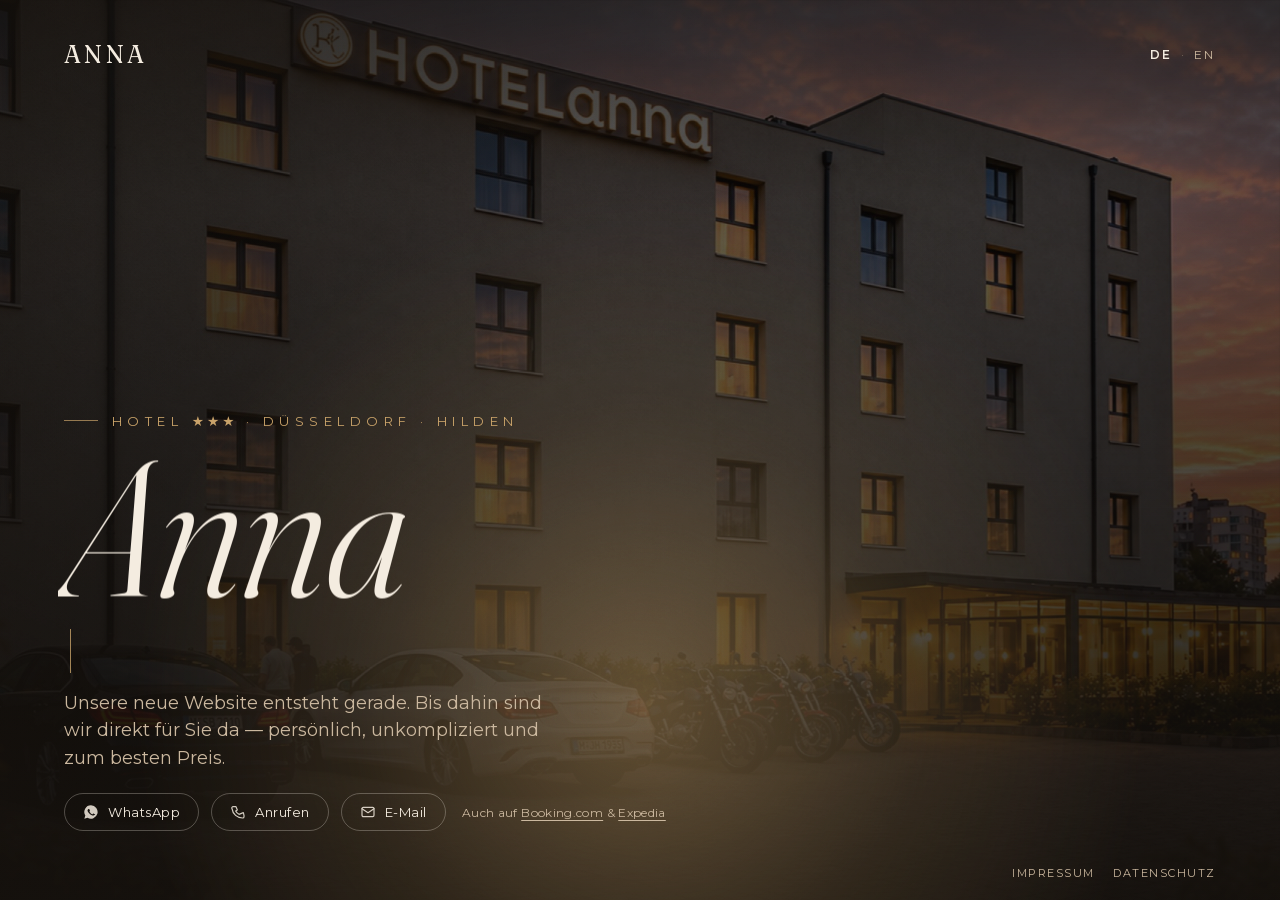
<file: index.html>
<!DOCTYPE html>
<html lang="de">
<head>
<meta charset="UTF-8" />
<meta name="viewport" content="width=device-width, initial-scale=1.0, viewport-fit=cover" />
<title>Hotel Anna · Hilden</title>

<!--
  HOTEL ANNA — AWAITING-PAGE (self-contained, eine Fullscreen-Seite, KEIN Scroll)
  ------------------------------------------------------------------------------
  Dauerhaft laufende Ambient-Animation: weicher Bild-Wechsel (Ken-Burns + Crossfade),
  driftendes warmes Licht, feiner Filmkorn. Plus Direktbuchungs-/Kontakt-Funktion.

  EURE BILDER EINSETZEN  →  unten im Markup die drei .anna-slide style="background-image:url(...)"
                            ersetzen (beliebig viele Slides möglich, einfach duplizieren).
  FARBWELT / FONTS / KONTAKT → alles oben in :root bzw. klar markiert im Markup.
-->

<!-- Fonts lokal selbst-gehostet (keine Google-Verbindung — GDPR, vgl. Datenschutz §13) -->
<link rel="stylesheet" href="fonts.css" />

<style>
  html, body { height: 100%; }
  body { margin: 0; overflow: hidden; background: #1a1410; }
  .anna, .anna * { margin: 0; padding: 0; box-sizing: border-box; }

  .anna {
    /* ——— TAUSCHBARE WERTE ——— */
    --col-ink:  #f4ece0;
    --col-dim:  #cbb89f;
    --col-gold: #c9a36a;
    --col-deep: #1a1410;
    --font-display: "Fraunces", Georgia, serif;
    --font-label:   "Montserrat", "Avenir Next", Avenir, system-ui, sans-serif;

    position: fixed; inset: 0;
    overflow: hidden;
    background: var(--col-deep);
    color: var(--col-ink);
    font-family: var(--font-label);
    isolation: isolate;
  }

  /* ——— BILD-SLIDESHOW (Crossfade + endloser Ken-Burns) ——— */
  .anna__slides { position: absolute; inset: 0; z-index: 0; }
  .anna-slide {
    position: absolute; inset: 0;
    background-size: cover; background-position: center;
    filter: brightness(0.5) saturate(1.02);
    opacity: 0; transition: opacity 2.4s ease;
    will-change: opacity, transform;
    animation: anna-ken 26s ease-in-out infinite alternate;
  }
  .anna-slide.is-active { opacity: 1; }
  .anna-slide:nth-child(2) { animation-direction: alternate-reverse; }
  .anna-slide:nth-child(3) { animation-delay: -13s; }
  .anna-slide:nth-child(4) { animation-delay: -7s; animation-direction: alternate-reverse; }
  @keyframes anna-ken {
    0%   { transform: scale(1.04) translate(0, 0); }
    100% { transform: scale(1.16) translate(-1.5%, -1.5%); }
  }

  .anna__scrim {
    position: absolute; inset: 0; z-index: 1;
    background:
      linear-gradient(180deg, rgba(20,16,12,.62) 0%, rgba(20,16,12,.24) 22%, rgba(20,16,12,.56) 58%, rgba(20,16,12,.95) 100%),
      linear-gradient(90deg, rgba(20,16,12,.58) 0%, rgba(20,16,12,.12) 48%, transparent 78%),
      radial-gradient(120% 80% at 50% 120%, rgba(201,163,106,.15), transparent 60%);
  }

  /* ——— LEBENDIGES LICHT ——— */
  .anna__glow {
    position: absolute; z-index: 2;
    width: 90vmax; height: 90vmax; left: 50%; top: 78%;
    border-radius: 50%;
    background: radial-gradient(circle, rgba(214,170,104,.40) 0%, rgba(214,170,104,.12) 35%, transparent 62%);
    transform: translate(-50%, -50%); mix-blend-mode: screen; filter: blur(8px);
    animation: anna-drift 16s ease-in-out infinite alternate; pointer-events: none;
  }
  @keyframes anna-drift {
    0%   { transform: translate(-62%, -52%) scale(1);    opacity: .9; }
    50%  { transform: translate(-42%, -46%) scale(1.12); opacity: 1;  }
    100% { transform: translate(-58%, -56%) scale(1.05); opacity: .85;}
  }

  /* ——— FILMKORN ——— */
  .anna__grain {
    position: absolute; inset: -50%; z-index: 3; width: 200%; height: 200%;
    background-image: url("data:image/svg+xml,%3Csvg xmlns='http://www.w3.org/2000/svg' width='160' height='160'%3E%3Cfilter id='n'%3E%3CfeTurbulence type='fractalNoise' baseFrequency='0.85' numOctaves='2' stitchTiles='stitch'/%3E%3C/filter%3E%3Crect width='100%25' height='100%25' filter='url(%23n)'/%3E%3C/svg%3E");
    opacity: .05; mix-blend-mode: overlay;
    animation: anna-grain 1.1s steps(4) infinite; pointer-events: none;
  }
  @keyframes anna-grain {
    0%{transform:translate(0,0)} 25%{transform:translate(-3%,2%)}
    50%{transform:translate(2%,-3%)} 75%{transform:translate(-2%,-2%)} 100%{transform:translate(2%,3%)}
  }

  /* ——— UI-GERÜST (Flex-Spalte + iOS-Safe-Areas → kein Abschneiden oben/unten) ——— */
  .anna__ui {
    position: absolute; top: 0; left: 0; right: 0; z-index: 5;
    height: 100svh;                 /* sichtbare Höhe inkl. Browserleiste → Footer wird nicht von Safari-Leiste verdeckt */
    display: flex; flex-direction: column;
    padding-top: env(safe-area-inset-top);
    padding-bottom: max(env(safe-area-inset-bottom), 6px);
  }
  .anna__body { flex: 1 1 auto; min-height: 0; display: flex; flex-direction: column; justify-content: flex-end; }

  /* ——— TOPBAR ——— */
  .anna__bar {
    flex: 0 0 auto;
    display: flex; align-items: center; justify-content: space-between;
    padding: clamp(16px, 3.4vw, 40px) clamp(20px, 5vw, 64px);
    opacity: 0; transform: translateY(-12px);
  }
  .anna__logo {
    font-family: var(--font-display); font-size: clamp(18px, 2.1vw, 24px);
    letter-spacing: .14em; text-transform: uppercase; font-weight: 400;
  }
  .anna__nav { display: flex; align-items: center; gap: clamp(16px, 2.4vw, 28px); }
  .anna__lang { display: inline-flex; align-items: center; gap: 7px; font-size: 12px; letter-spacing: .18em; }
  .anna__langbtn { background: none; border: 0; padding: 2px 1px; cursor: pointer; font: inherit; letter-spacing: inherit; color: var(--col-dim); transition: color .3s ease; }
  .anna__langbtn.is-on { color: var(--col-ink); font-weight: 600; }
  .anna__langbtn:hover { color: var(--col-ink); }
  .anna__langsep { color: var(--col-dim); opacity: .55; }
  .anna__cta {
    font-family: var(--font-label); font-size: 12px; letter-spacing: .2em; text-transform: uppercase;
    color: var(--col-deep); background: var(--col-ink); text-decoration: none;
    padding: 11px 20px; border-radius: 999px;
    transition: transform .35s ease, background .35s ease, color .35s ease;
  }
  .anna__cta:hover { background: var(--col-gold); color: #1a1410; transform: translateY(-1px); }

  /* ——— TEXTBLOCK (unten links) ——— */
  .anna__content {
    padding: 0 clamp(20px, 5vw, 64px) clamp(14px, 2.6vh, 30px);
  }
  .anna__eyebrow {
    font-size: clamp(11px, 1.2vw, 13px); letter-spacing: .42em; text-transform: uppercase;
    color: var(--col-gold); display: flex; align-items: center; gap: 14px;
    opacity: 0; transform: translateY(14px);
  }
  .anna__eyebrow::before { content:""; width: 34px; height: 1px; background: var(--col-gold); opacity:.7; flex:0 0 auto; }
  .anna__stars { color: var(--col-gold); font-size: 1.05em; letter-spacing: .22em; font-weight: 400; }

  .anna__name {
    font-family: var(--font-display); font-weight: 300; font-style: italic;
    font-size: clamp(66px, 15vw, 200px); line-height: .9; letter-spacing: -0.01em;
    margin: clamp(8px, 1.4vh, 16px) 0 clamp(12px, 1.6vh, 20px) -0.03em;
  }
  .anna-mask { display: inline-block; overflow: hidden; vertical-align: bottom; }
  .anna-mask > span { display: inline-block; transform: translateY(112%); will-change: transform; }

  .anna__line { width: 1px; height: 0; background: var(--col-gold); opacity:.8; margin: 2px 0 16px 6px; }

  .anna__tag {
    max-width: 40ch; font-size: clamp(14px, 1.4vw, 18px); line-height: 1.55; color: var(--col-dim);
    opacity: 0; transform: translateY(14px);
  }

  /* ——— KONTAKT / DIREKTBUCHUNG ——— */
  .anna__contact {
    display: flex; flex-wrap: wrap; align-items: center; gap: 12px;
    margin-top: clamp(18px, 2.4vh, 26px);
    opacity: 0; transform: translateY(14px);
  }
  .anna__btn {
    display: inline-flex; align-items: center; gap: 9px;
    font-size: 13px; letter-spacing: .04em; text-decoration: none; color: var(--col-ink);
    border: 1px solid rgba(244,236,224,.28); border-radius: 999px;
    padding: 10px 18px; transition: border-color .3s ease, background .3s ease, transform .3s ease;
  }
  .anna__btn:hover { border-color: var(--col-gold); background: rgba(201,163,106,.12); transform: translateY(-1px); }
  .anna__btn svg { width: 16px; height: 16px; opacity: .85; }
  .anna__ota { font-size: 12px; color: var(--col-dim); letter-spacing: .03em; margin-left: 4px; }
  .anna__ota a { color: var(--col-dim); text-underline-offset: 3px; }

  /* ——— FOOTER (Recht) ——— */
  .anna__footer {
    flex: 0 0 auto;
    display: flex; gap: 18px; align-items: center; justify-content: flex-end;
    padding: clamp(6px, 1.2vh, 12px) clamp(20px, 5vw, 64px) clamp(8px, 1.6vh, 16px);
    font-size: 11px; letter-spacing: .14em; text-transform: uppercase;
    opacity: 0;
  }
  .anna__footer a { color: var(--col-dim); text-decoration: none; transition: color .3s ease; }
  .anna__footer a:hover { color: var(--col-gold); }
  .anna.is-in .anna__footer { opacity: 1; transition: opacity 1s ease 1.8s; }
  @media (max-width: 640px) {
    .anna__footer { justify-content: flex-start; }
  }

  /* ——— ENTRANCE (einmalig beim Laden; Ambient läuft danach dauerhaft weiter) ——— */
  .anna.is-in .anna__bar     { opacity: 1; transform: none; transition: opacity 1s ease .2s, transform 1s ease .2s; }
  .anna.is-in .anna__eyebrow { opacity: 1; transform: none; transition: opacity .9s ease .5s, transform .9s ease .5s; }
  .anna.is-in .anna-mask > span { transform: translateY(0); transition: transform 1.05s cubic-bezier(.16,1,.3,1) .62s; }
  .anna.is-in .anna__line    { height: 44px; transition: height 1s ease 1.15s; }
  .anna.is-in .anna__tag     { opacity: 1; transform: none; transition: opacity 1s ease 1.3s, transform 1s ease 1.3s; }
  .anna.is-in .anna__contact { opacity: 1; transform: none; transition: opacity 1s ease 1.55s, transform 1s ease 1.55s; }

  @media (max-width: 640px) {
    .anna__tag { max-width: 34ch; }
    .anna__eyebrow { font-size: 10px; letter-spacing: .2em; gap: 9px; }
    .anna__eyebrow::before { width: 18px; }
    .anna__name { font-size: clamp(56px, 18vw, 92px); }
    .anna__contact { gap: 10px; }
    .anna__ota { flex-basis: 100%; margin-left: 0; margin-top: 2px; }
  }

  /* ——— REDUCED MOTION: ruhig, ein Standbild, kein Wechsel ——— */
  @media (prefers-reduced-motion: reduce) {
    .anna__glow, .anna__grain, .anna-slide { animation: none; }
    .anna-slide { transform: scale(1.04); }
    .anna-mask > span { transform: none; }
    .anna__bar, .anna__eyebrow, .anna__tag, .anna__contact { opacity: 1 !important; transform: none !important; }
    .anna__line { height: 44px; }
  }
</style>
</head>
<body>

  <main class="anna" id="anna">
    <div class="anna__slides" id="annaSlides">
      <!-- EURE FOTOS (Hotel Anna, prof. Shoot 2026 — in /img; beliebig tauschen/ergänzen) -->
      <div class="anna-slide is-active" style="background-image:url('img/outside.jpg')"></div>
      <div class="anna-slide"           style="background-image:url('img/dsc725.jpg')"></div>
      <div class="anna-slide"           style="background-image:url('img/zimmer.jpg')"></div>
      <div class="anna-slide"           style="background-image:url('img/dsc729.jpg')"></div>
    </div>

    <div class="anna__scrim"></div>
    <div class="anna__glow"></div>
    <div class="anna__grain"></div>

    <div class="anna__ui">
    <header class="anna__bar">
      <div class="anna__logo">Anna</div>
      <nav class="anna__nav">
        <div class="anna__lang">
          <button type="button" class="anna__langbtn is-on" data-setlang="de">DE</button>
          <span class="anna__langsep">·</span>
          <button type="button" class="anna__langbtn" data-setlang="en">EN</button>
        </div>
      </nav>
    </header>

    <div class="anna__body">
    <div class="anna__content">
      <div class="anna__eyebrow"><span>Hotel <b class="anna__stars" aria-label="Drei-Sterne-Hotel">★★★</b> · Düsseldorf · Hilden</span></div>
      <h1 class="anna__name"><span class="anna-mask"><span>Anna</span></span></h1>
      <div class="anna__line"></div>
      <p class="anna__tag" data-i18n="tag">Unsere neue Website entsteht gerade. Bis dahin sind wir direkt für Sie da — persönlich, unkompliziert und zum besten Preis.</p>

      <div class="anna__contact">
        <a class="anna__btn" href="https://wa.me/4915792358806">
          <svg viewBox="0 0 24 24" fill="currentColor" aria-hidden="true"><path d="M12 2a10 10 0 0 0-8.5 15.3L2 22l4.8-1.4A10 10 0 1 0 12 2Zm5.3 14.1c-.2.6-1.3 1.2-1.8 1.2-.5.1-1 .1-1.6-.1-.4-.1-.9-.3-1.5-.6-2.7-1.2-4.4-3.9-4.6-4.1-.1-.2-1-1.4-1-2.6 0-1.2.6-1.8.9-2.1.2-.2.5-.3.7-.3h.5c.2 0 .4 0 .6.5l.8 1.9c.1.2.1.4 0 .5l-.4.6c-.2.2-.3.4-.1.7.2.3.8 1.3 1.7 2.1 1.2 1 2.1 1.4 2.4 1.5.2.1.4.1.6-.1l.7-.8c.2-.2.3-.2.6-.1l1.8.9c.3.1.4.2.5.3.1.3.1.7-.1 1.2Z"/></svg>
          WhatsApp
        </a>
        <a class="anna__btn" href="tel:+4915792358806">
          <svg viewBox="0 0 24 24" fill="none" stroke="currentColor" stroke-width="1.8" stroke-linecap="round" stroke-linejoin="round" aria-hidden="true"><path d="M5 4h4l2 5-2.5 1.5a11 11 0 0 0 5 5L20 13l1 4v2a2 2 0 0 1-2 2A16 16 0 0 1 3 7a2 2 0 0 1 2-3Z"/></svg>
          <span data-i18n="call">Anrufen</span>
        </a>
        <a class="anna__btn" href="mailto:anna@nova-hotels.de">
          <svg viewBox="0 0 24 24" fill="none" stroke="currentColor" stroke-width="1.8" stroke-linecap="round" stroke-linejoin="round" aria-hidden="true"><rect x="3" y="5" width="18" height="14" rx="2"/><path d="m3 7 9 6 9-6"/></svg>
          <span data-i18n="email">E-Mail</span>
        </a>
        <span class="anna__ota"><span data-i18n="otaPre">Auch auf</span> <a href="https://www.booking.com/hotel/de/anna-hilden-hilden1.html" target="_blank" rel="noopener noreferrer">Booking.com</a> &amp; <a href="https://www.expedia.de/Hilden-Hotels-Hotel-Anna-Hilden.h120766128.Hotel-Information" target="_blank" rel="noopener noreferrer">Expedia</a></span>
      </div>
    </div>
    </div>

    <footer class="anna__footer">
      <a href="impressum.html" data-i18n="impressum">Impressum</a>
      <a href="datenschutz.html" data-i18n="datenschutz">Datenschutz</a>
    </footer>
    </div>
  </main>

<script>
  (function () {
    var root = document.getElementById('anna');
    if (root) requestAnimationFrame(function(){ requestAnimationFrame(function(){ root.classList.add('is-in'); }); });

    /* ——— Sprache DE/EN (live umschaltbar, Auswahl gemerkt) ——— */
    var I18N = {
      de: { tag: "Unsere neue Website entsteht gerade. Bis dahin sind wir direkt für Sie da — persönlich, unkompliziert und zum besten Preis.",
            call: "Anrufen", email: "E-Mail", otaPre: "Auch auf", impressum: "Impressum", datenschutz: "Datenschutz" },
      en: { tag: "Our new website is on its way. Until then, we're here for you directly — personal, easy and at the best rate.",
            call: "Call", email: "Email", otaPre: "Also on", impressum: "Legal notice", datenschutz: "Privacy" }
    };
    function setLang(l) {
      if (!I18N[l]) l = 'de';
      document.documentElement.lang = l;
      var d = I18N[l];
      document.querySelectorAll('[data-i18n]').forEach(function (el) {
        var k = el.getAttribute('data-i18n');
        if (d[k] != null) el.textContent = d[k];
      });
      document.querySelectorAll('.anna__langbtn').forEach(function (b) {
        b.classList.toggle('is-on', b.getAttribute('data-setlang') === l);
      });
      try { localStorage.setItem('annaLang', l); } catch (e) {}
    }
    document.querySelectorAll('.anna__langbtn').forEach(function (b) {
      b.addEventListener('click', function () { setLang(b.getAttribute('data-setlang')); });
    });
    var savedLang = 'de';
    try { savedLang = localStorage.getItem('annaLang') || 'de'; } catch (e) {}
    setLang(savedLang);

    var reduce = window.matchMedia('(prefers-reduced-motion: reduce)').matches;
    var slides = Array.prototype.slice.call(document.querySelectorAll('.anna-slide'));
    if (reduce || slides.length < 2) return;

    var i = 0;
    setInterval(function () {
      slides[i].classList.remove('is-active');
      i = (i + 1) % slides.length;
      slides[i].classList.add('is-active');
    }, 6500);
  })();
</script>
</body>
</html>
</file>
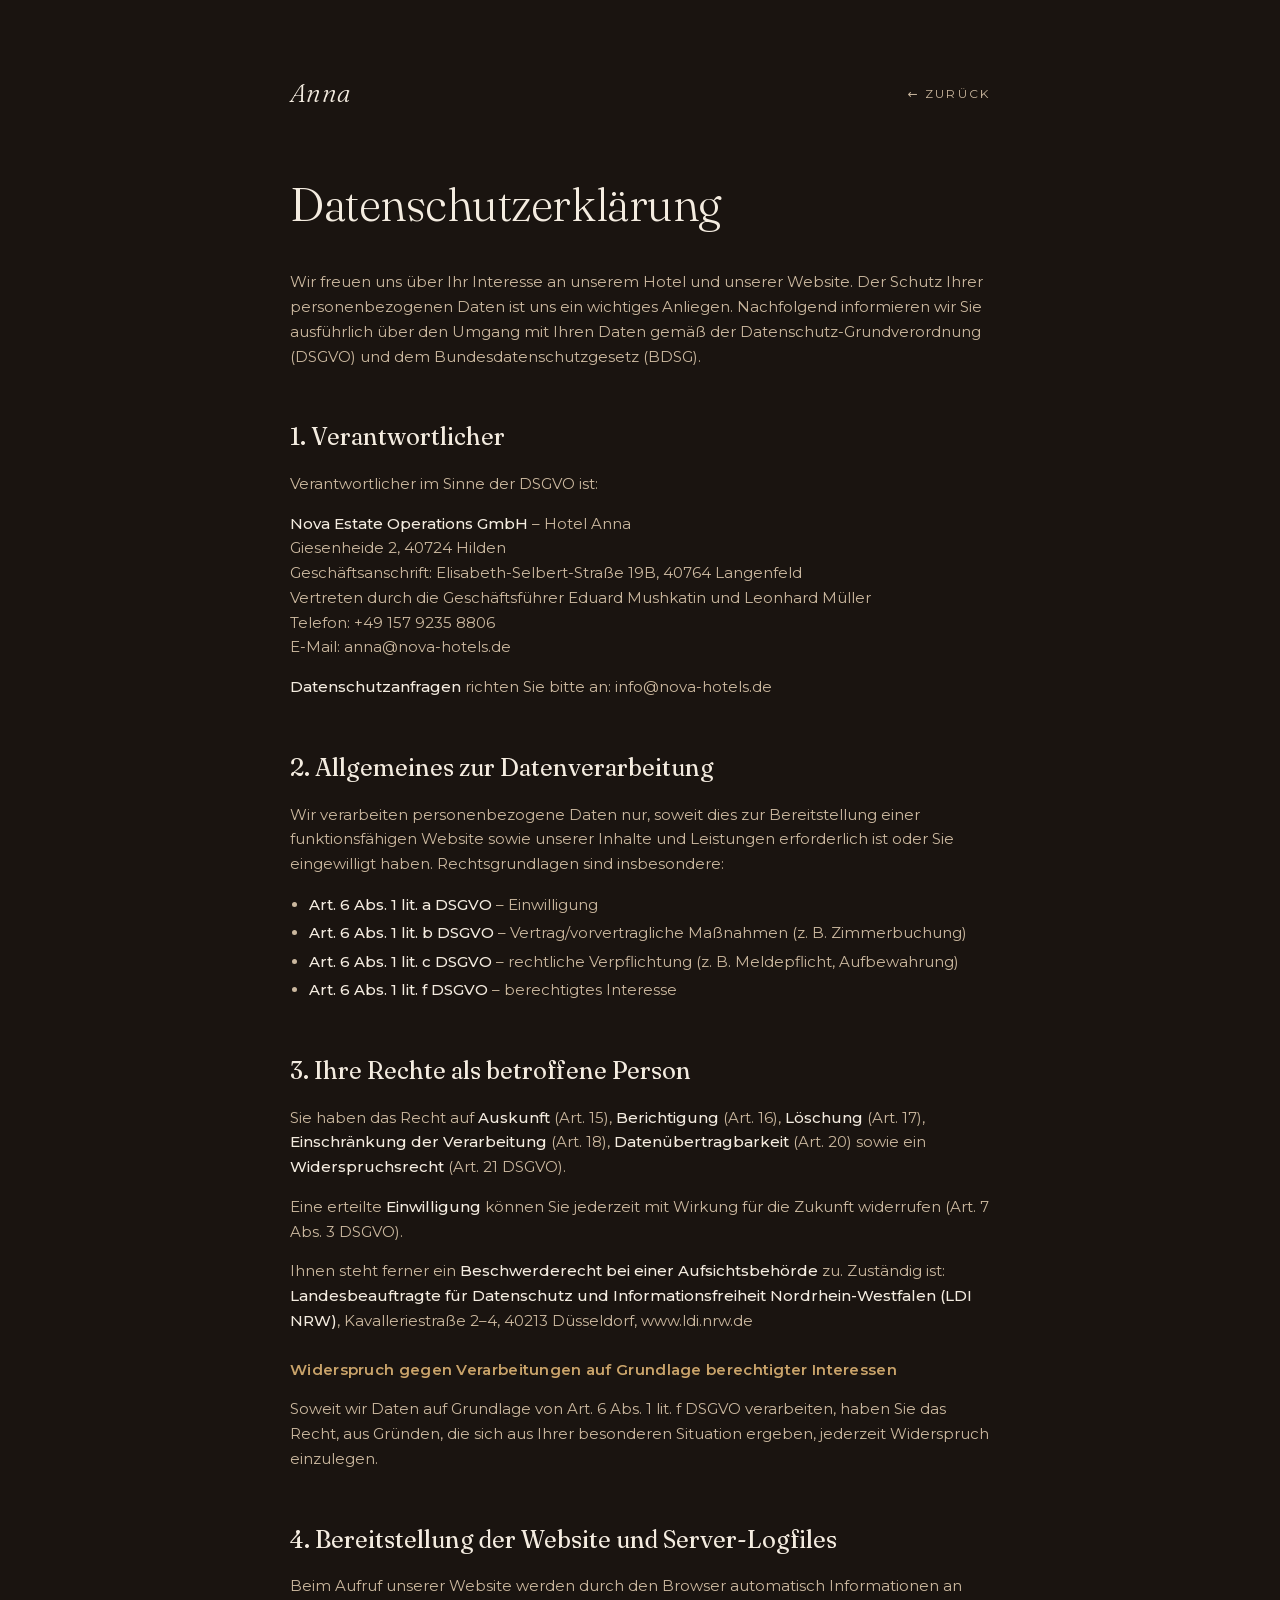
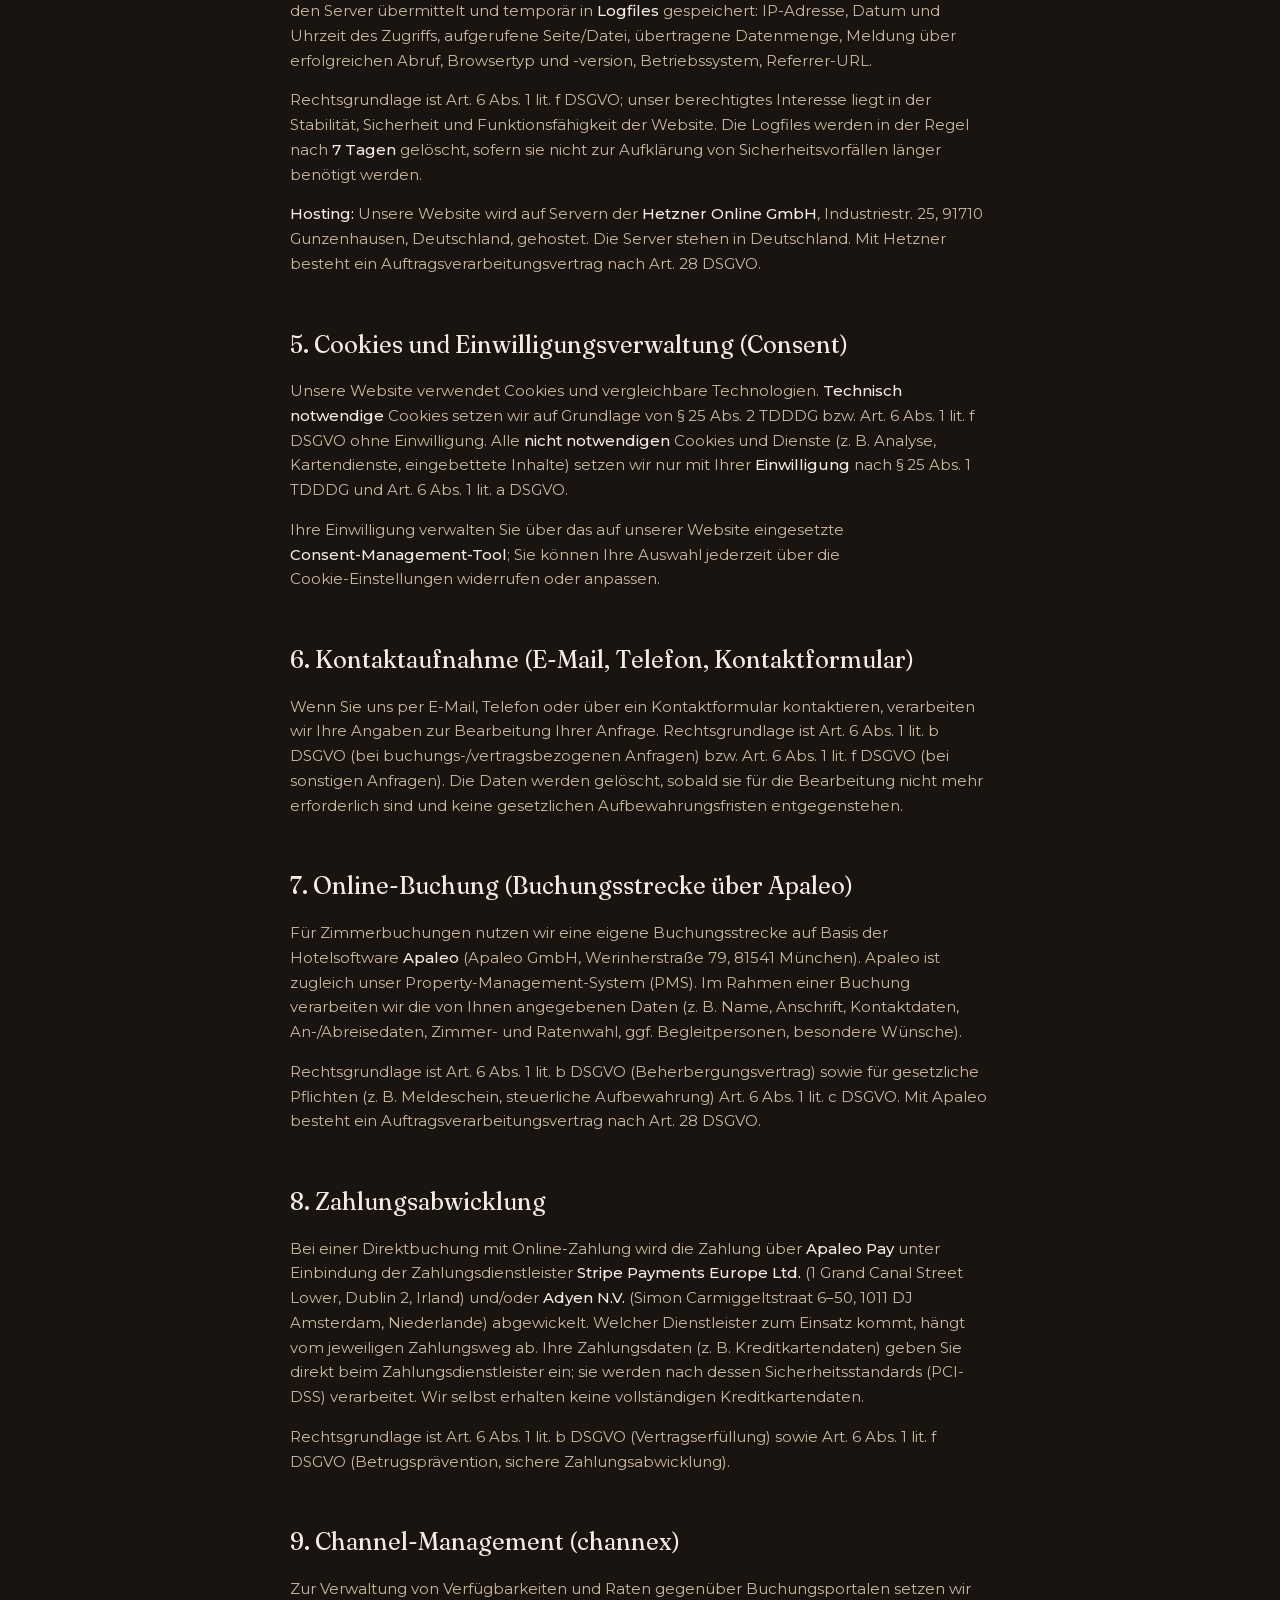
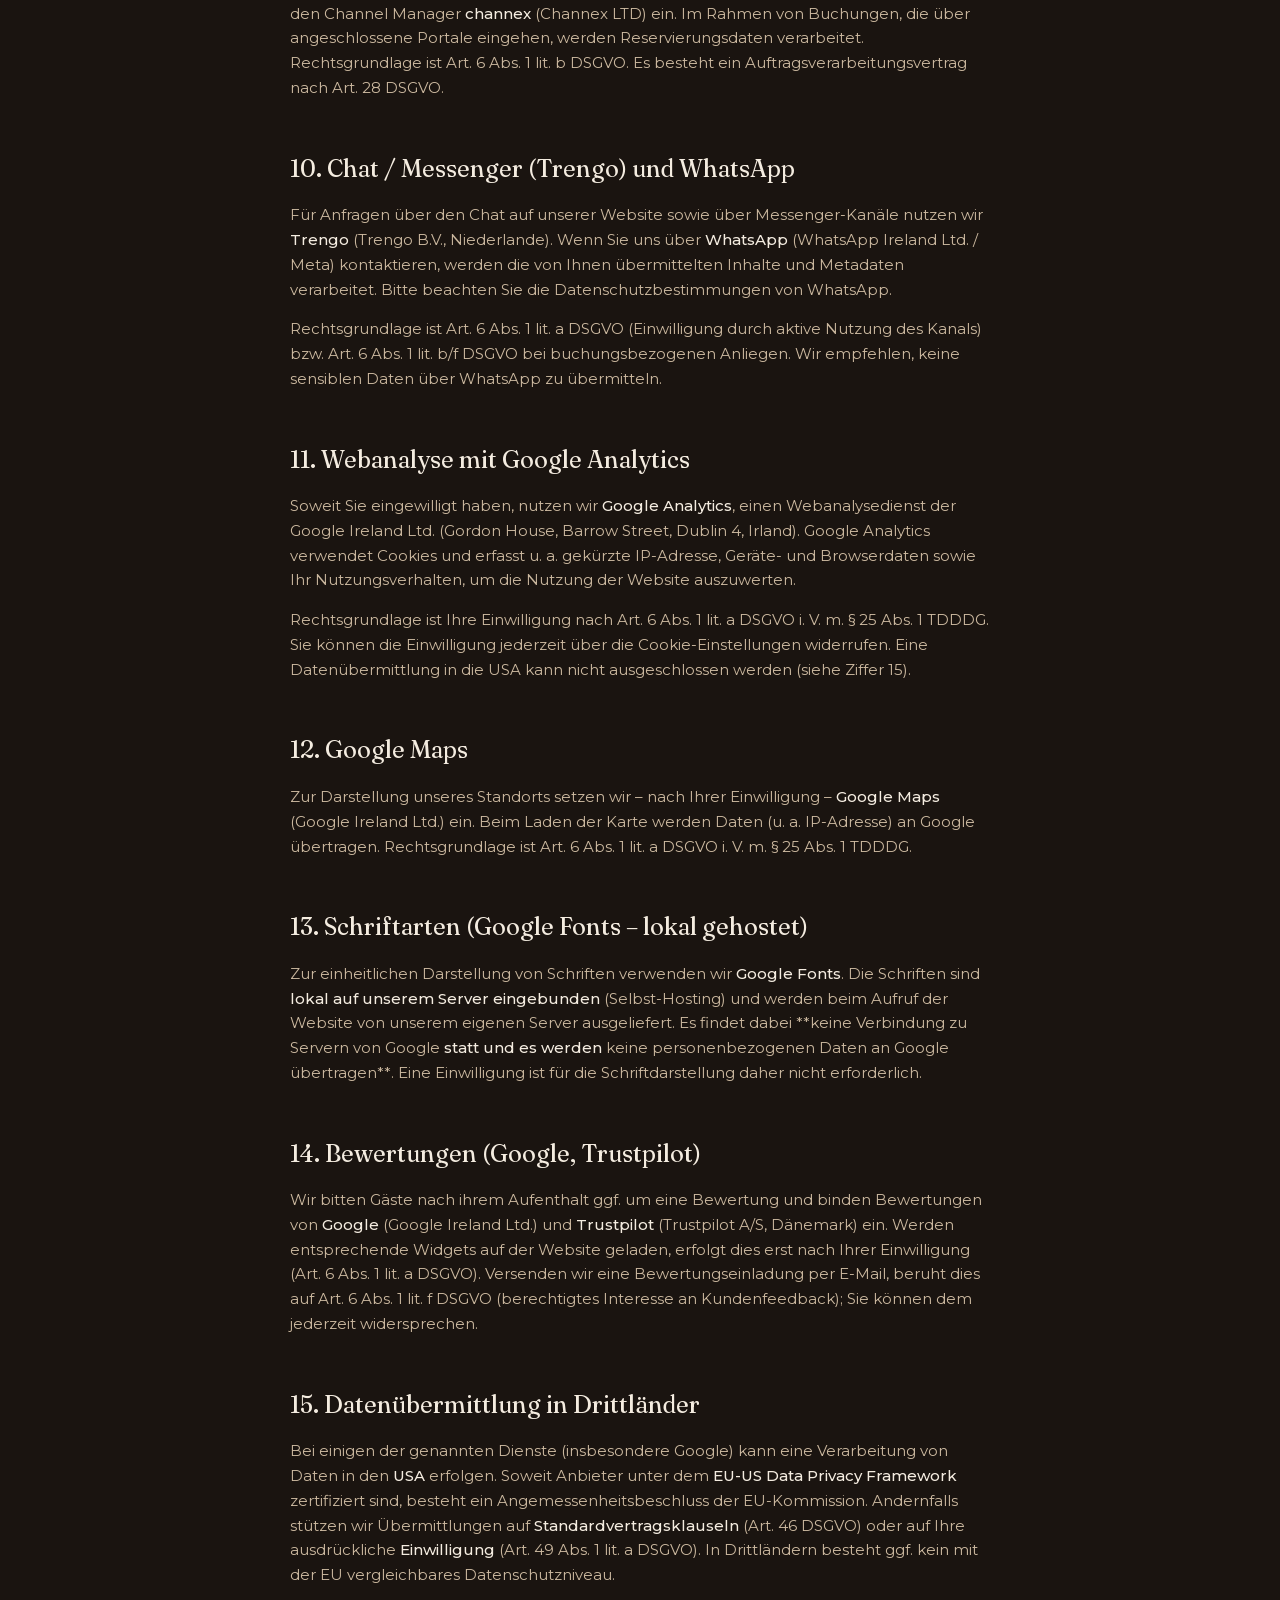
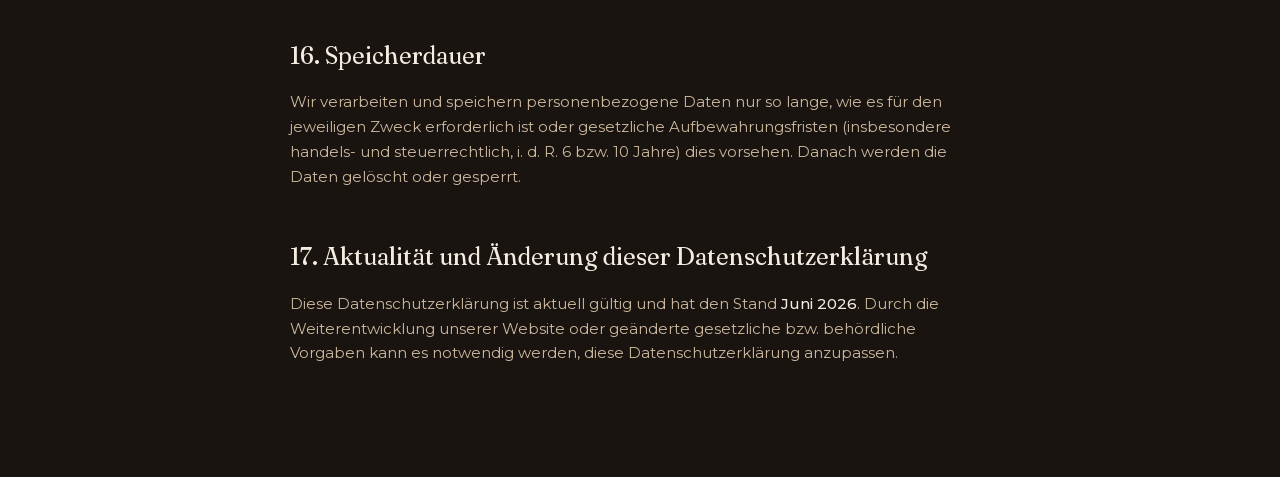
<file: datenschutz.html>
<!DOCTYPE html>
<html lang="de">
<head>
<meta charset="UTF-8" />
<meta name="viewport" content="width=device-width, initial-scale=1.0" />
<meta name="robots" content="noindex, nofollow, noarchive, nosnippet" />
<title>Datenschutz · Hotel Anna</title>
<link rel="stylesheet" href="fonts.css" />
<style>
  :root{ --ink:#f4ece0; --dim:#cbb89f; --gold:#c9a36a; --deep:#1a1410; }
  *{box-sizing:border-box;}
  body{margin:0;background:var(--deep);color:var(--ink);font-family:"Montserrat","Avenir Next",Avenir,system-ui,sans-serif;line-height:1.65;}
  .wrap{max-width:780px;margin:0 auto;padding:clamp(28px,6vw,72px) clamp(20px,5vw,40px) 96px;}
  .top{display:flex;align-items:center;justify-content:space-between;margin-bottom:clamp(28px,5vw,52px);}
  .brand{font-family:"Fraunces",Georgia,serif;font-style:italic;font-size:26px;letter-spacing:.01em;}
  .back{font-size:12px;letter-spacing:.18em;text-transform:uppercase;color:var(--dim);text-decoration:none;}
  .back:hover{color:var(--gold);}
  h1{font-family:"Fraunces",Georgia,serif;font-weight:300;font-size:clamp(32px,5vw,46px);margin:0 0 .6em;letter-spacing:-.01em;}
  h2{font-family:"Fraunces",Georgia,serif;font-weight:400;font-size:clamp(19px,2.4vw,24px);margin:2em 0 .5em;color:var(--ink);}
  h3{font-size:15px;font-weight:600;letter-spacing:.02em;margin:1.6em 0 .4em;color:var(--gold);}
  p,li{font-size:15px;color:var(--dim);}
  strong{color:var(--ink);font-weight:500;}
  a{color:var(--gold);}
  ul{padding-left:1.2em;} li{margin:.25em 0;}
  hr{border:0;border-top:1px solid rgba(201,163,106,.25);margin:2.4em 0;}
  blockquote{border-left:2px solid var(--gold);margin:1.4em 0;padding:.2em 0 .2em 1.1em;color:var(--dim);font-size:14px;}
  code{font-family:ui-monospace,monospace;font-size:.9em;}
</style>
</head>
<body>
  <div class="wrap">
    <div class="top"><span class="brand">Anna</span><a class="back" href="index.html">← Zurück</a></div>
    <h1>Datenschutzerklärung</h1>
<p>Wir freuen uns über Ihr Interesse an unserem Hotel und unserer Website. Der Schutz Ihrer personenbezogenen Daten ist uns ein wichtiges Anliegen. Nachfolgend informieren wir Sie ausführlich über den Umgang mit Ihren Daten gemäß der Datenschutz-Grundverordnung (DSGVO) und dem Bundesdatenschutzgesetz (BDSG).</p>
<h2>1. Verantwortlicher</h2>
<p>Verantwortlicher im Sinne der DSGVO ist:</p>
<p><strong>Nova Estate Operations GmbH</strong> – Hotel Anna<br>Giesenheide 2, 40724 Hilden<br>Geschäftsanschrift: Elisabeth-Selbert-Straße 19B, 40764 Langenfeld<br>Vertreten durch die Geschäftsführer Eduard Mushkatin und Leonhard Müller<br>Telefon: +49 157 9235 8806<br>E-Mail: anna@nova-hotels.de</p>
<p><strong>Datenschutzanfragen</strong> richten Sie bitte an: info@nova-hotels.de</p>
<h2>2. Allgemeines zur Datenverarbeitung</h2>
<p>Wir verarbeiten personenbezogene Daten nur, soweit dies zur Bereitstellung einer funktionsfähigen Website sowie unserer Inhalte und Leistungen erforderlich ist oder Sie eingewilligt haben. Rechtsgrundlagen sind insbesondere:</p>
<ul>
<li><strong>Art. 6 Abs. 1 lit. a DSGVO</strong> – Einwilligung</li>
<li><strong>Art. 6 Abs. 1 lit. b DSGVO</strong> – Vertrag/vorvertragliche Maßnahmen (z. B. Zimmerbuchung)</li>
<li><strong>Art. 6 Abs. 1 lit. c DSGVO</strong> – rechtliche Verpflichtung (z. B. Meldepflicht, Aufbewahrung)</li>
<li><strong>Art. 6 Abs. 1 lit. f DSGVO</strong> – berechtigtes Interesse</li>
</ul>
<h2>3. Ihre Rechte als betroffene Person</h2>
<p>Sie haben das Recht auf <strong>Auskunft</strong> (Art. 15), <strong>Berichtigung</strong> (Art. 16), <strong>Löschung</strong> (Art. 17), <strong>Einschränkung der Verarbeitung</strong> (Art. 18), <strong>Datenübertragbarkeit</strong> (Art. 20) sowie ein <strong>Widerspruchsrecht</strong> (Art. 21 DSGVO).</p>
<p>Eine erteilte <strong>Einwilligung</strong> können Sie jederzeit mit Wirkung für die Zukunft widerrufen (Art. 7 Abs. 3 DSGVO).</p>
<p>Ihnen steht ferner ein <strong>Beschwerderecht bei einer Aufsichtsbehörde</strong> zu. Zuständig ist: <strong>Landesbeauftragte für Datenschutz und Informationsfreiheit Nordrhein-Westfalen (LDI NRW)</strong>, Kavalleriestraße 2–4, 40213 Düsseldorf, www.ldi.nrw.de</p>
<h3>Widerspruch gegen Verarbeitungen auf Grundlage berechtigter Interessen</h3>
<p>Soweit wir Daten auf Grundlage von Art. 6 Abs. 1 lit. f DSGVO verarbeiten, haben Sie das Recht, aus Gründen, die sich aus Ihrer besonderen Situation ergeben, jederzeit Widerspruch einzulegen.</p>
<h2>4. Bereitstellung der Website und Server-Logfiles</h2>
<p>Beim Aufruf unserer Website werden durch den Browser automatisch Informationen an den Server übermittelt und temporär in <strong>Logfiles</strong> gespeichert: IP-Adresse, Datum und Uhrzeit des Zugriffs, aufgerufene Seite/Datei, übertragene Datenmenge, Meldung über erfolgreichen Abruf, Browsertyp und -version, Betriebssystem, Referrer-URL.</p>
<p>Rechtsgrundlage ist Art. 6 Abs. 1 lit. f DSGVO; unser berechtigtes Interesse liegt in der Stabilität, Sicherheit und Funktionsfähigkeit der Website. Die Logfiles werden in der Regel nach <strong>7 Tagen</strong> gelöscht, sofern sie nicht zur Aufklärung von Sicherheitsvorfällen länger benötigt werden.</p>
<p><strong>Hosting:</strong> Unsere Website wird auf Servern der <strong>Hetzner Online GmbH</strong>, Industriestr. 25, 91710 Gunzenhausen, Deutschland, gehostet. Die Server stehen in Deutschland. Mit Hetzner besteht ein Auftragsverarbeitungsvertrag nach Art. 28 DSGVO.</p>
<h2>5. Cookies und Einwilligungsverwaltung (Consent)</h2>
<p>Unsere Website verwendet Cookies und vergleichbare Technologien. <strong>Technisch notwendige</strong> Cookies setzen wir auf Grundlage von § 25 Abs. 2 TDDDG bzw. Art. 6 Abs. 1 lit. f DSGVO ohne Einwilligung. Alle <strong>nicht notwendigen</strong> Cookies und Dienste (z. B. Analyse, Kartendienste, eingebettete Inhalte) setzen wir nur mit Ihrer <strong>Einwilligung</strong> nach § 25 Abs. 1 TDDDG und Art. 6 Abs. 1 lit. a DSGVO.</p>
<p>Ihre Einwilligung verwalten Sie über das auf unserer Website eingesetzte<br><strong>Consent-Management-Tool</strong>; Sie können Ihre Auswahl jederzeit über die<br>Cookie-Einstellungen widerrufen oder anpassen.</p>
<h2>6. Kontaktaufnahme (E-Mail, Telefon, Kontaktformular)</h2>
<p>Wenn Sie uns per E-Mail, Telefon oder über ein Kontaktformular kontaktieren, verarbeiten wir Ihre Angaben zur Bearbeitung Ihrer Anfrage. Rechtsgrundlage ist Art. 6 Abs. 1 lit. b DSGVO (bei buchungs-/vertragsbezogenen Anfragen) bzw. Art. 6 Abs. 1 lit. f DSGVO (bei sonstigen Anfragen). Die Daten werden gelöscht, sobald sie für die Bearbeitung nicht mehr erforderlich sind und keine gesetzlichen Aufbewahrungsfristen entgegenstehen.</p>
<h2>7. Online-Buchung (Buchungsstrecke über Apaleo)</h2>
<p>Für Zimmerbuchungen nutzen wir eine eigene Buchungsstrecke auf Basis der Hotelsoftware <strong>Apaleo</strong> (Apaleo GmbH, Werinherstraße 79, 81541 München). Apaleo ist zugleich unser Property-Management-System (PMS). Im Rahmen einer Buchung verarbeiten wir die von Ihnen angegebenen Daten (z. B. Name, Anschrift, Kontaktdaten, An-/Abreisedaten, Zimmer- und Ratenwahl, ggf. Begleitpersonen, besondere Wünsche).</p>
<p>Rechtsgrundlage ist Art. 6 Abs. 1 lit. b DSGVO (Beherbergungsvertrag) sowie für gesetzliche Pflichten (z. B. Meldeschein, steuerliche Aufbewahrung) Art. 6 Abs. 1 lit. c DSGVO. Mit Apaleo besteht ein Auftragsverarbeitungsvertrag nach Art. 28 DSGVO.</p>
<h2>8. Zahlungsabwicklung</h2>
<p>Bei einer Direktbuchung mit Online-Zahlung wird die Zahlung über <strong>Apaleo Pay</strong> unter Einbindung der Zahlungsdienstleister <strong>Stripe Payments Europe Ltd.</strong> (1 Grand Canal Street Lower, Dublin 2, Irland) und/oder <strong>Adyen N.V.</strong> (Simon Carmiggeltstraat 6–50, 1011 DJ Amsterdam, Niederlande) abgewickelt. Welcher Dienstleister zum Einsatz kommt, hängt vom jeweiligen Zahlungsweg ab. Ihre Zahlungsdaten (z. B. Kreditkartendaten) geben Sie direkt beim Zahlungsdienstleister ein; sie werden nach dessen Sicherheitsstandards (PCI-DSS) verarbeitet. Wir selbst erhalten keine vollständigen Kreditkartendaten.</p>
<p>Rechtsgrundlage ist Art. 6 Abs. 1 lit. b DSGVO (Vertragserfüllung) sowie Art. 6 Abs. 1 lit. f DSGVO (Betrugsprävention, sichere Zahlungsabwicklung).</p>
<h2>9. Channel-Management (channex)</h2>
<p>Zur Verwaltung von Verfügbarkeiten und Raten gegenüber Buchungsportalen setzen wir den Channel Manager <strong>channex</strong> (Channex LTD) ein. Im Rahmen von Buchungen, die über angeschlossene Portale eingehen, werden Reservierungsdaten verarbeitet. Rechtsgrundlage ist Art. 6 Abs. 1 lit. b DSGVO. Es besteht ein Auftragsverarbeitungsvertrag nach Art. 28 DSGVO.</p>
<h2>10. Chat / Messenger (Trengo) und WhatsApp</h2>
<p>Für Anfragen über den Chat auf unserer Website sowie über Messenger-Kanäle nutzen wir <strong>Trengo</strong> (Trengo B.V., Niederlande). Wenn Sie uns über <strong>WhatsApp</strong> (WhatsApp Ireland Ltd. / Meta) kontaktieren, werden die von Ihnen übermittelten Inhalte und Metadaten verarbeitet. Bitte beachten Sie die Datenschutzbestimmungen von WhatsApp.</p>
<p>Rechtsgrundlage ist Art. 6 Abs. 1 lit. a DSGVO (Einwilligung durch aktive Nutzung des Kanals) bzw. Art. 6 Abs. 1 lit. b/f DSGVO bei buchungsbezogenen Anliegen. Wir empfehlen, keine sensiblen Daten über WhatsApp zu übermitteln.</p>
<h2>11. Webanalyse mit Google Analytics</h2>
<p>Soweit Sie eingewilligt haben, nutzen wir <strong>Google Analytics</strong>, einen Webanalysedienst der Google Ireland Ltd. (Gordon House, Barrow Street, Dublin 4, Irland). Google Analytics verwendet Cookies und erfasst u. a. gekürzte IP-Adresse, Geräte- und Browserdaten sowie Ihr Nutzungsverhalten, um die Nutzung der Website auszuwerten.</p>
<p>Rechtsgrundlage ist Ihre Einwilligung nach Art. 6 Abs. 1 lit. a DSGVO i. V. m. § 25 Abs. 1 TDDDG. Sie können die Einwilligung jederzeit über die Cookie-Einstellungen widerrufen. Eine Datenübermittlung in die USA kann nicht ausgeschlossen werden (siehe Ziffer 15).</p>
<h2>12. Google Maps</h2>
<p>Zur Darstellung unseres Standorts setzen wir – nach Ihrer Einwilligung – <strong>Google Maps</strong> (Google Ireland Ltd.) ein. Beim Laden der Karte werden Daten (u. a. IP-Adresse) an Google übertragen. Rechtsgrundlage ist Art. 6 Abs. 1 lit. a DSGVO i. V. m. § 25 Abs. 1 TDDDG.</p>
<h2>13. Schriftarten (Google Fonts – lokal gehostet)</h2>
<p>Zur einheitlichen Darstellung von Schriften verwenden wir <strong>Google Fonts</strong>. Die Schriften sind <strong>lokal auf unserem Server eingebunden</strong> (Selbst-Hosting) und werden beim Aufruf der Website von unserem eigenen Server ausgeliefert. Es findet dabei **keine Verbindung zu Servern von Google<strong> statt und es werden </strong>keine personenbezogenen Daten an Google übertragen**. Eine Einwilligung ist für die Schriftdarstellung daher nicht erforderlich.</p>
<h2>14. Bewertungen (Google, Trustpilot)</h2>
<p>Wir bitten Gäste nach ihrem Aufenthalt ggf. um eine Bewertung und binden Bewertungen von <strong>Google</strong> (Google Ireland Ltd.) und <strong>Trustpilot</strong> (Trustpilot A/S, Dänemark) ein. Werden entsprechende Widgets auf der Website geladen, erfolgt dies erst nach Ihrer Einwilligung (Art. 6 Abs. 1 lit. a DSGVO). Versenden wir eine Bewertungseinladung per E-Mail, beruht dies auf Art. 6 Abs. 1 lit. f DSGVO (berechtigtes Interesse an Kundenfeedback); Sie können dem jederzeit widersprechen.</p>
<h2>15. Datenübermittlung in Drittländer</h2>
<p>Bei einigen der genannten Dienste (insbesondere Google) kann eine Verarbeitung von Daten in den <strong>USA</strong> erfolgen. Soweit Anbieter unter dem <strong>EU-US Data Privacy Framework</strong> zertifiziert sind, besteht ein Angemessenheitsbeschluss der EU-Kommission. Andernfalls stützen wir Übermittlungen auf <strong>Standardvertragsklauseln</strong> (Art. 46 DSGVO) oder auf Ihre ausdrückliche <strong>Einwilligung</strong> (Art. 49 Abs. 1 lit. a DSGVO). In Drittländern besteht ggf. kein mit der EU vergleichbares Datenschutzniveau.</p>
<h2>16. Speicherdauer</h2>
<p>Wir verarbeiten und speichern personenbezogene Daten nur so lange, wie es für den jeweiligen Zweck erforderlich ist oder gesetzliche Aufbewahrungsfristen (insbesondere handels- und steuerrechtlich, i. d. R. 6 bzw. 10 Jahre) dies vorsehen. Danach werden die Daten gelöscht oder gesperrt.</p>
<h2>17. Aktualität und Änderung dieser Datenschutzerklärung</h2>
<p>Diese Datenschutzerklärung ist aktuell gültig und hat den Stand <strong>Juni 2026</strong>. Durch die Weiterentwicklung unserer Website oder geänderte gesetzliche bzw. behördliche Vorgaben kann es notwendig werden, diese Datenschutzerklärung anzupassen.</p>
  </div>
</body>
</html>
</file>
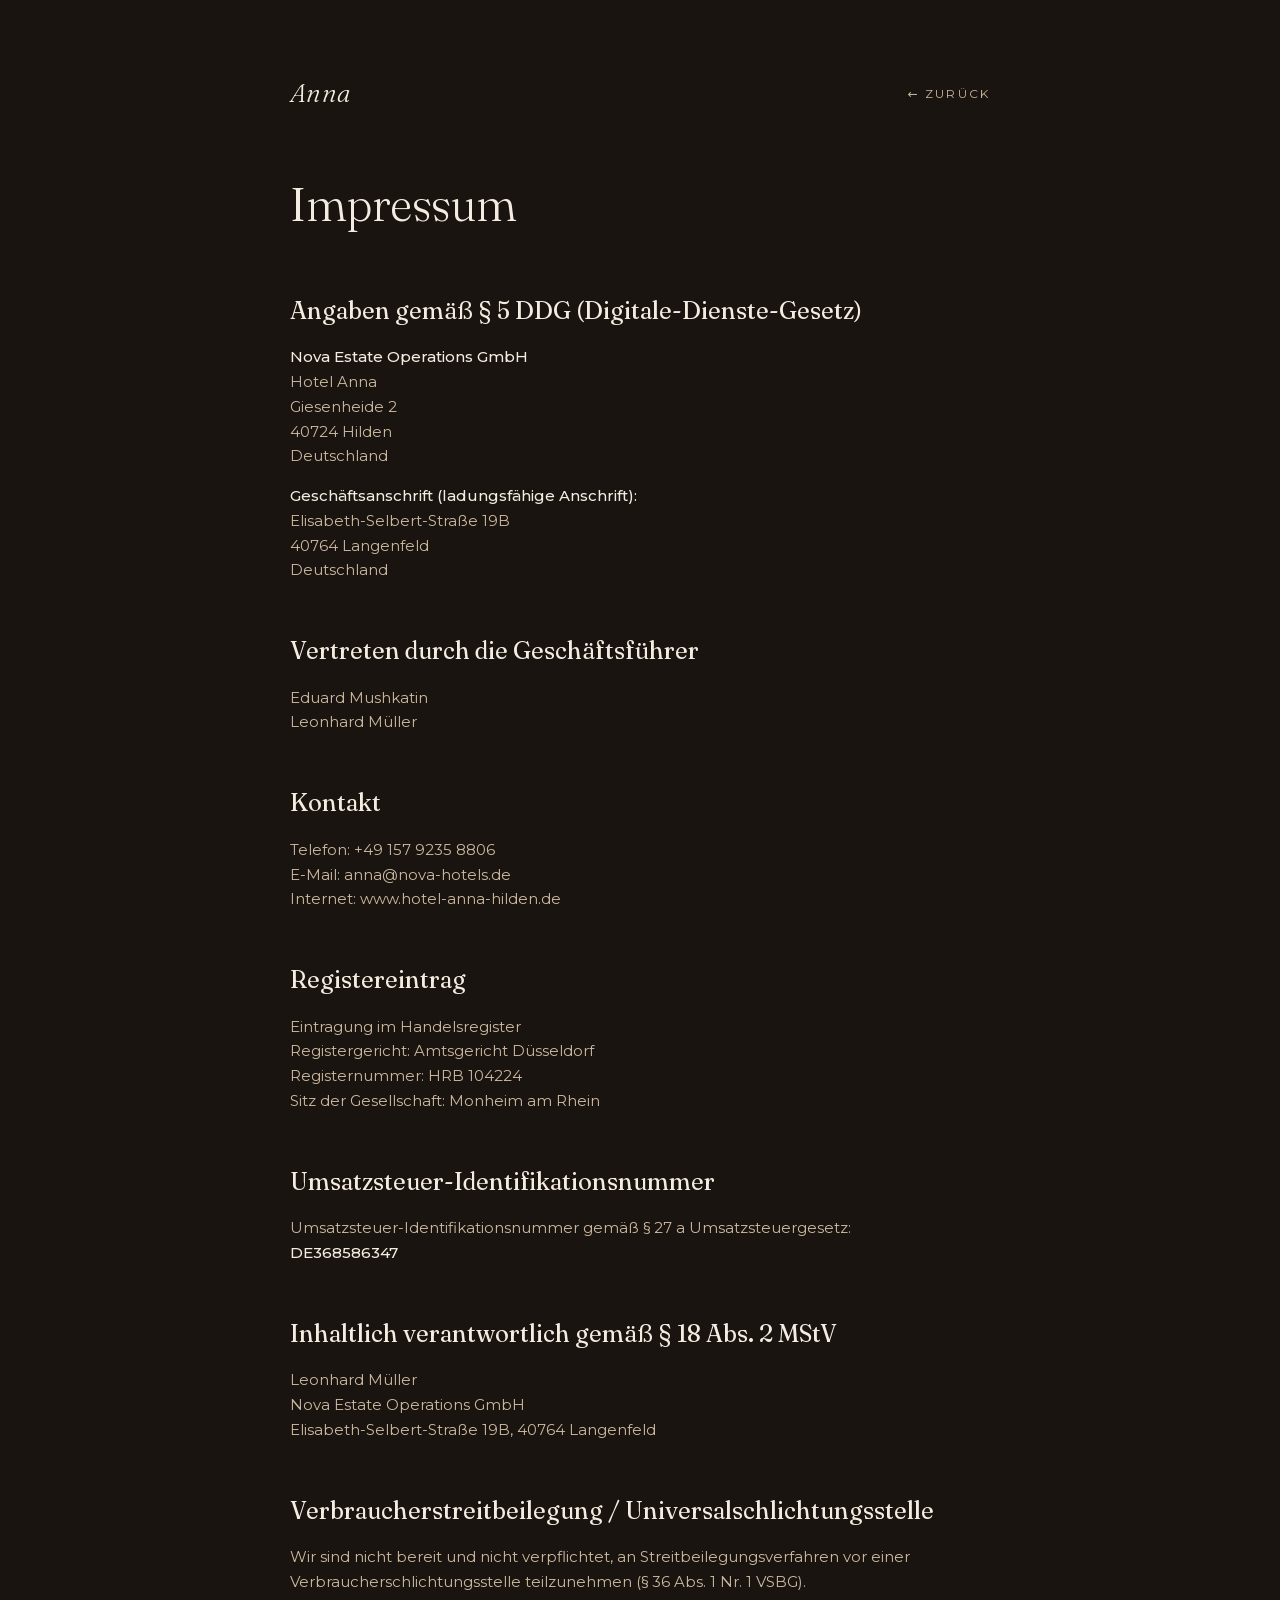
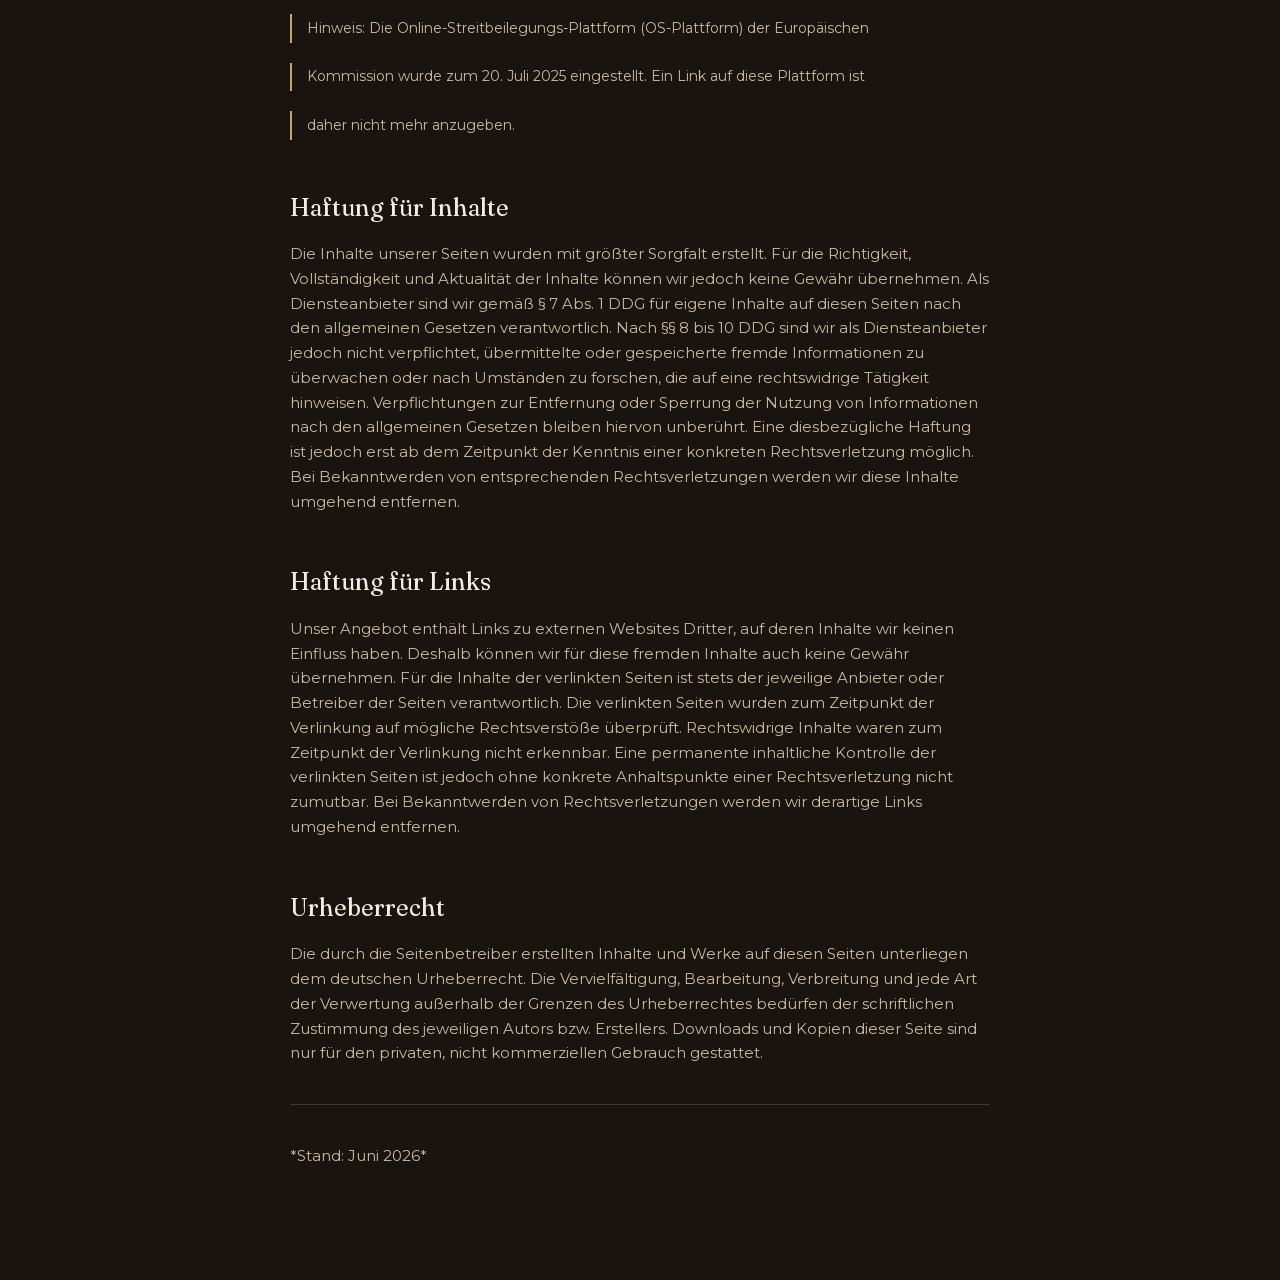
<file: impressum.html>
<!DOCTYPE html>
<html lang="de">
<head>
<meta charset="UTF-8" />
<meta name="viewport" content="width=device-width, initial-scale=1.0" />
<meta name="robots" content="noindex, nofollow, noarchive, nosnippet" />
<title>Impressum · Hotel Anna</title>
<link rel="stylesheet" href="fonts.css" />
<style>
  :root{ --ink:#f4ece0; --dim:#cbb89f; --gold:#c9a36a; --deep:#1a1410; }
  *{box-sizing:border-box;}
  body{margin:0;background:var(--deep);color:var(--ink);font-family:"Montserrat","Avenir Next",Avenir,system-ui,sans-serif;line-height:1.65;}
  .wrap{max-width:780px;margin:0 auto;padding:clamp(28px,6vw,72px) clamp(20px,5vw,40px) 96px;}
  .top{display:flex;align-items:center;justify-content:space-between;margin-bottom:clamp(28px,5vw,52px);}
  .brand{font-family:"Fraunces",Georgia,serif;font-style:italic;font-size:26px;letter-spacing:.01em;}
  .back{font-size:12px;letter-spacing:.18em;text-transform:uppercase;color:var(--dim);text-decoration:none;}
  .back:hover{color:var(--gold);}
  h1{font-family:"Fraunces",Georgia,serif;font-weight:300;font-size:clamp(32px,5vw,46px);margin:0 0 .6em;letter-spacing:-.01em;}
  h2{font-family:"Fraunces",Georgia,serif;font-weight:400;font-size:clamp(19px,2.4vw,24px);margin:2em 0 .5em;color:var(--ink);}
  h3{font-size:15px;font-weight:600;letter-spacing:.02em;margin:1.6em 0 .4em;color:var(--gold);}
  p,li{font-size:15px;color:var(--dim);}
  strong{color:var(--ink);font-weight:500;}
  a{color:var(--gold);}
  ul{padding-left:1.2em;} li{margin:.25em 0;}
  hr{border:0;border-top:1px solid rgba(201,163,106,.25);margin:2.4em 0;}
  blockquote{border-left:2px solid var(--gold);margin:1.4em 0;padding:.2em 0 .2em 1.1em;color:var(--dim);font-size:14px;}
  code{font-family:ui-monospace,monospace;font-size:.9em;}
</style>
</head>
<body>
  <div class="wrap">
    <div class="top"><span class="brand">Anna</span><a class="back" href="index.html">← Zurück</a></div>
    <h1>Impressum</h1>
<h2>Angaben gemäß § 5 DDG (Digitale-Dienste-Gesetz)</h2>
<p><strong>Nova Estate Operations GmbH</strong><br>Hotel Anna<br>Giesenheide 2<br>40724 Hilden<br>Deutschland</p>
<p><strong>Geschäftsanschrift (ladungsfähige Anschrift):</strong><br>Elisabeth-Selbert-Straße 19B<br>40764 Langenfeld<br>Deutschland</p>
<h2>Vertreten durch die Geschäftsführer</h2>
<p>Eduard Mushkatin<br>Leonhard Müller</p>
<h2>Kontakt</h2>
<p>Telefon: +49 157 9235 8806<br>E-Mail: anna@nova-hotels.de<br>Internet: www.hotel-anna-hilden.de</p>
<h2>Registereintrag</h2>
<p>Eintragung im Handelsregister<br>Registergericht: Amtsgericht Düsseldorf<br>Registernummer: HRB 104224<br>Sitz der Gesellschaft: Monheim am Rhein</p>
<h2>Umsatzsteuer-Identifikationsnummer</h2>
<p>Umsatzsteuer-Identifikationsnummer gemäß § 27 a Umsatzsteuergesetz:<br><strong>DE368586347</strong></p>
<h2>Inhaltlich verantwortlich gemäß § 18 Abs. 2 MStV</h2>
<p>Leonhard Müller<br>Nova Estate Operations GmbH<br>Elisabeth-Selbert-Straße 19B, 40764 Langenfeld</p>
<h2>Verbraucherstreitbeilegung / Universalschlichtungsstelle</h2>
<p>Wir sind nicht bereit und nicht verpflichtet, an Streitbeilegungsverfahren vor einer Verbraucherschlichtungsstelle teilzunehmen (§ 36 Abs. 1 Nr. 1 VSBG).</p>
<blockquote>Hinweis: Die Online-Streitbeilegungs-Plattform (OS-Plattform) der Europäischen</blockquote>
<blockquote>Kommission wurde zum 20. Juli 2025 eingestellt. Ein Link auf diese Plattform ist</blockquote>
<blockquote>daher nicht mehr anzugeben.</blockquote>
<h2>Haftung für Inhalte</h2>
<p>Die Inhalte unserer Seiten wurden mit größter Sorgfalt erstellt. Für die Richtigkeit, Vollständigkeit und Aktualität der Inhalte können wir jedoch keine Gewähr übernehmen. Als Diensteanbieter sind wir gemäß § 7 Abs. 1 DDG für eigene Inhalte auf diesen Seiten nach den allgemeinen Gesetzen verantwortlich. Nach §§ 8 bis 10 DDG sind wir als Diensteanbieter jedoch nicht verpflichtet, übermittelte oder gespeicherte fremde Informationen zu überwachen oder nach Umständen zu forschen, die auf eine rechtswidrige Tätigkeit hinweisen. Verpflichtungen zur Entfernung oder Sperrung der Nutzung von Informationen nach den allgemeinen Gesetzen bleiben hiervon unberührt. Eine diesbezügliche Haftung ist jedoch erst ab dem Zeitpunkt der Kenntnis einer konkreten Rechtsverletzung möglich. Bei Bekanntwerden von entsprechenden Rechtsverletzungen werden wir diese Inhalte umgehend entfernen.</p>
<h2>Haftung für Links</h2>
<p>Unser Angebot enthält Links zu externen Websites Dritter, auf deren Inhalte wir keinen Einfluss haben. Deshalb können wir für diese fremden Inhalte auch keine Gewähr übernehmen. Für die Inhalte der verlinkten Seiten ist stets der jeweilige Anbieter oder Betreiber der Seiten verantwortlich. Die verlinkten Seiten wurden zum Zeitpunkt der Verlinkung auf mögliche Rechtsverstöße überprüft. Rechtswidrige Inhalte waren zum Zeitpunkt der Verlinkung nicht erkennbar. Eine permanente inhaltliche Kontrolle der verlinkten Seiten ist jedoch ohne konkrete Anhaltspunkte einer Rechtsverletzung nicht zumutbar. Bei Bekanntwerden von Rechtsverletzungen werden wir derartige Links umgehend entfernen.</p>
<h2>Urheberrecht</h2>
<p>Die durch die Seitenbetreiber erstellten Inhalte und Werke auf diesen Seiten unterliegen dem deutschen Urheberrecht. Die Vervielfältigung, Bearbeitung, Verbreitung und jede Art der Verwertung außerhalb der Grenzen des Urheberrechtes bedürfen der schriftlichen Zustimmung des jeweiligen Autors bzw. Erstellers. Downloads und Kopien dieser Seite sind nur für den privaten, nicht kommerziellen Gebrauch gestattet.</p>
<hr>
<p>*Stand: Juni 2026*</p>
  </div>
</body>
</html>
</file>
<file: fonts.css>
/* latin-ext */
@font-face {
  font-family: 'Fraunces';
  font-style: italic;
  font-weight: 300;
  font-display: swap;
  src: url('fonts/fraunces-italic-latin-ext.woff2') format('woff2');
  unicode-range: U+0100-02BA, U+02BD-02C5, U+02C7-02CC, U+02CE-02D7, U+02DD-02FF, U+0304, U+0308, U+0329, U+1D00-1DBF, U+1E00-1E9F, U+1EF2-1EFF, U+2020, U+20A0-20AB, U+20AD-20C0, U+2113, U+2C60-2C7F, U+A720-A7FF;
}

/* latin */
@font-face {
  font-family: 'Fraunces';
  font-style: italic;
  font-weight: 300;
  font-display: swap;
  src: url('fonts/fraunces-italic-latin.woff2') format('woff2');
  unicode-range: U+0000-00FF, U+0131, U+0152-0153, U+02BB-02BC, U+02C6, U+02DA, U+02DC, U+0304, U+0308, U+0329, U+2000-206F, U+20AC, U+2122, U+2191, U+2193, U+2212, U+2215, U+FEFF, U+FFFD;
}

/* latin-ext */
@font-face {
  font-family: 'Fraunces';
  font-style: normal;
  font-weight: 300;
  font-display: swap;
  src: url('fonts/fraunces-normal-latin-ext.woff2') format('woff2');
  unicode-range: U+0100-02BA, U+02BD-02C5, U+02C7-02CC, U+02CE-02D7, U+02DD-02FF, U+0304, U+0308, U+0329, U+1D00-1DBF, U+1E00-1E9F, U+1EF2-1EFF, U+2020, U+20A0-20AB, U+20AD-20C0, U+2113, U+2C60-2C7F, U+A720-A7FF;
}

/* latin */
@font-face {
  font-family: 'Fraunces';
  font-style: normal;
  font-weight: 300;
  font-display: swap;
  src: url('fonts/fraunces-normal-latin.woff2') format('woff2');
  unicode-range: U+0000-00FF, U+0131, U+0152-0153, U+02BB-02BC, U+02C6, U+02DA, U+02DC, U+0304, U+0308, U+0329, U+2000-206F, U+20AC, U+2122, U+2191, U+2193, U+2212, U+2215, U+FEFF, U+FFFD;
}

/* latin-ext */
@font-face {
  font-family: 'Fraunces';
  font-style: normal;
  font-weight: 400;
  font-display: swap;
  src: url('fonts/fraunces-normal-latin-ext.woff2') format('woff2');
  unicode-range: U+0100-02BA, U+02BD-02C5, U+02C7-02CC, U+02CE-02D7, U+02DD-02FF, U+0304, U+0308, U+0329, U+1D00-1DBF, U+1E00-1E9F, U+1EF2-1EFF, U+2020, U+20A0-20AB, U+20AD-20C0, U+2113, U+2C60-2C7F, U+A720-A7FF;
}

/* latin */
@font-face {
  font-family: 'Fraunces';
  font-style: normal;
  font-weight: 400;
  font-display: swap;
  src: url('fonts/fraunces-normal-latin.woff2') format('woff2');
  unicode-range: U+0000-00FF, U+0131, U+0152-0153, U+02BB-02BC, U+02C6, U+02DA, U+02DC, U+0304, U+0308, U+0329, U+2000-206F, U+20AC, U+2122, U+2191, U+2193, U+2212, U+2215, U+FEFF, U+FFFD;
}

/* latin-ext */
@font-face {
  font-family: 'Montserrat';
  font-style: normal;
  font-weight: 400;
  font-display: swap;
  src: url('fonts/montserrat-normal-latin-ext.woff2') format('woff2');
  unicode-range: U+0100-02BA, U+02BD-02C5, U+02C7-02CC, U+02CE-02D7, U+02DD-02FF, U+0304, U+0308, U+0329, U+1D00-1DBF, U+1E00-1E9F, U+1EF2-1EFF, U+2020, U+20A0-20AB, U+20AD-20C0, U+2113, U+2C60-2C7F, U+A720-A7FF;
}

/* latin */
@font-face {
  font-family: 'Montserrat';
  font-style: normal;
  font-weight: 400;
  font-display: swap;
  src: url('fonts/montserrat-normal-latin.woff2') format('woff2');
  unicode-range: U+0000-00FF, U+0131, U+0152-0153, U+02BB-02BC, U+02C6, U+02DA, U+02DC, U+0304, U+0308, U+0329, U+2000-206F, U+20AC, U+2122, U+2191, U+2193, U+2212, U+2215, U+FEFF, U+FFFD;
}

/* latin-ext */
@font-face {
  font-family: 'Montserrat';
  font-style: normal;
  font-weight: 500;
  font-display: swap;
  src: url('fonts/montserrat-normal-latin-ext.woff2') format('woff2');
  unicode-range: U+0100-02BA, U+02BD-02C5, U+02C7-02CC, U+02CE-02D7, U+02DD-02FF, U+0304, U+0308, U+0329, U+1D00-1DBF, U+1E00-1E9F, U+1EF2-1EFF, U+2020, U+20A0-20AB, U+20AD-20C0, U+2113, U+2C60-2C7F, U+A720-A7FF;
}

/* latin */
@font-face {
  font-family: 'Montserrat';
  font-style: normal;
  font-weight: 500;
  font-display: swap;
  src: url('fonts/montserrat-normal-latin.woff2') format('woff2');
  unicode-range: U+0000-00FF, U+0131, U+0152-0153, U+02BB-02BC, U+02C6, U+02DA, U+02DC, U+0304, U+0308, U+0329, U+2000-206F, U+20AC, U+2122, U+2191, U+2193, U+2212, U+2215, U+FEFF, U+FFFD;
}

/* latin-ext */
@font-face {
  font-family: 'Montserrat';
  font-style: normal;
  font-weight: 600;
  font-display: swap;
  src: url('fonts/montserrat-normal-latin-ext.woff2') format('woff2');
  unicode-range: U+0100-02BA, U+02BD-02C5, U+02C7-02CC, U+02CE-02D7, U+02DD-02FF, U+0304, U+0308, U+0329, U+1D00-1DBF, U+1E00-1E9F, U+1EF2-1EFF, U+2020, U+20A0-20AB, U+20AD-20C0, U+2113, U+2C60-2C7F, U+A720-A7FF;
}

/* latin */
@font-face {
  font-family: 'Montserrat';
  font-style: normal;
  font-weight: 600;
  font-display: swap;
  src: url('fonts/montserrat-normal-latin.woff2') format('woff2');
  unicode-range: U+0000-00FF, U+0131, U+0152-0153, U+02BB-02BC, U+02C6, U+02DA, U+02DC, U+0304, U+0308, U+0329, U+2000-206F, U+20AC, U+2122, U+2191, U+2193, U+2212, U+2215, U+FEFF, U+FFFD;
}
</file>
